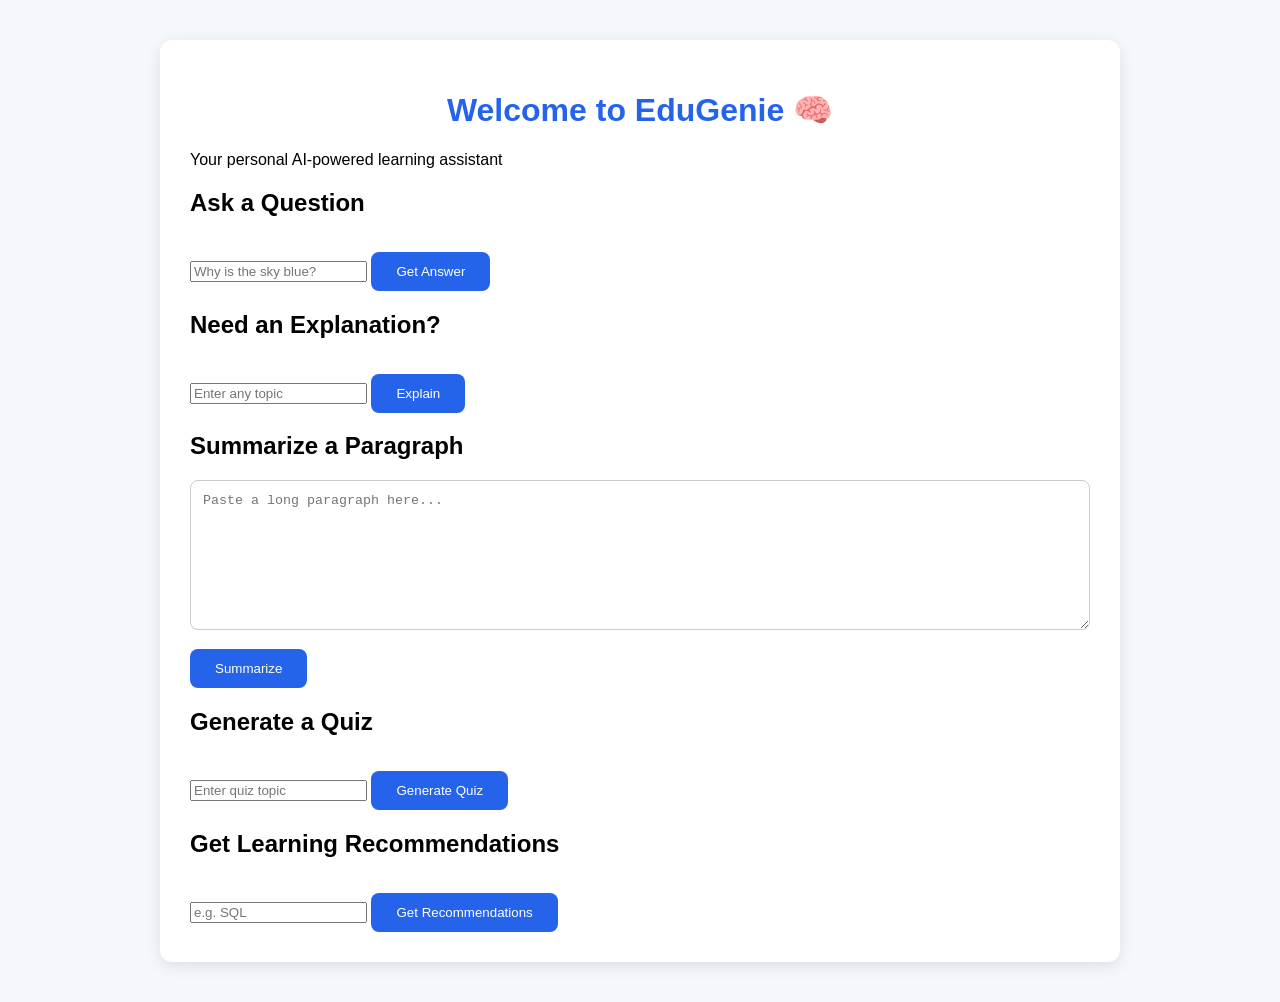
<file: index.html>
<!DOCTYPE html>
<html lang="en">

<head>

    <meta charset="UTF-8">

    <meta name="viewport" content="width=device-width, initial-scale=1.0">

    <title>EduGenie - AI Learning Assistant</title>

    <link rel="stylesheet" href="/static/style.css">

    <style>

        /* Quiz Question */

        .quiz-question {
            margin-bottom: 25px;
            padding: 15px;
            border: 1px solid #ddd;
            border-radius: 10px;
        }


        /* Quiz Options */

        .quiz-option {
            margin: 8px 0;
        }


       .option {
    display: block;
    width: 100%;
    padding: 12px;
    text-align: left;
    cursor: pointer;
    background: white;
    color: black !important;
    border: 1px solid #ccc;
    border-radius: 8px;
    font-size: 15px;
}

        .option:hover {
            background: #f0f0f0;
        }


        /* Quiz Feedback */

        .quiz-feedback {
            margin-top: 10px;
            font-weight: bold;
            font-size: 16px;
        }


        /* Error */

        .quiz-error {
            color: red;
            margin-top: 10px;
        }

    </style>

</head>


<body>

<div class="container">


    <!-- ========================= -->
    <!-- HEADER -->
    <!-- ========================= -->

    <h1>Welcome to EduGenie 🧠</h1>

    <p class="subtitle">
        Your personal AI-powered learning assistant
    </p>



    <!-- ========================= -->
    <!-- ASK QUESTION -->
    <!-- ========================= -->

    <div class="card">

        <h2>Ask a Question</h2>

        <input
            type="text"
            id="question"
            placeholder="Why is the sky blue?"
        >

        <button onclick="askQuestion()">
            Get Answer
        </button>

        <div
            id="answer"
            class="result">
        </div>

    </div>



    <!-- ========================= -->
    <!-- EXPLANATION -->
    <!-- ========================= -->

    <div class="card">

        <h2>Need an Explanation?</h2>

        <input
            type="text"
            id="topic"
            placeholder="Enter any topic"
        >

        <button onclick="getExplanation()">
            Explain
        </button>

        <div
            id="explanation"
            class="result">
        </div>

    </div>



    <!-- ========================= -->
    <!-- SUMMARY -->
    <!-- ========================= -->

    <div class="card">

        <h2>Summarize a Paragraph</h2>

        <textarea
            id="summaryText"
            placeholder="Paste a long paragraph here..."
        ></textarea>

        <button onclick="summarizeText()">
            Summarize
        </button>

        <div
            id="summary"
            class="result">
        </div>

    </div>



    <!-- ========================= -->
    <!-- QUIZ -->
    <!-- ========================= -->

    <div class="card">

        <h2>Generate a Quiz</h2>

        <input
            type="text"
            id="quizTopic"
            placeholder="Enter quiz topic"
        >

        <button onclick="generateQuiz()">
            Generate Quiz
        </button>

        <div
            id="quiz"
            class="result">
        </div>

    </div>



    <!-- ========================= -->
    <!-- LEARNING RECOMMENDATIONS -->
    <!-- ========================= -->

    <div class="card">

        <h2>Get Learning Recommendations</h2>

        <input
            type="text"
            id="learningTopic"
            placeholder="e.g. SQL"
        >

        <button onclick="getLearningPath()">
            Get Recommendations
        </button>

        <div
            id="learningPath"
            class="result">
        </div>

    </div>


</div>



<script>


// =====================================================
// ASK QUESTION
// =====================================================

async function askQuestion() {

    const question =
        document.getElementById("question").value;

    const result =
        document.getElementById("answer");


    if (!question.trim()) {

        result.innerHTML =
            "Please enter a question.";

        return;
    }


    result.innerHTML =
        "Thinking...";


    try {

        const response =
            await fetch("/qa", {

                method: "POST",

                headers: {
                    "Content-Type": "application/json"
                },

                body: JSON.stringify({
                    question: question
                })

            });


        const data =
            await response.json();


        result.innerHTML =
            "<strong>Answer:</strong><br>" +
            (
                data.answer ||
                "No answer received."
            );


    } catch (error) {

        result.innerHTML =
            "Error: " + error;

    }

}



// =====================================================
// EXPLANATION
// =====================================================

async function getExplanation() {

    const topic =
        document.getElementById("topic").value;

    const result =
        document.getElementById("explanation");


    if (!topic.trim()) {

        result.innerHTML =
            "Please enter a topic.";

        return;
    }


    result.innerHTML =
        "Generating explanation...";


    try {

        const response =
            await fetch("/explain", {

                method: "POST",

                headers: {
                    "Content-Type": "application/json"
                },

                body: JSON.stringify({
                    topic: topic
                })

            });


        const data =
            await response.json();


        result.innerHTML =
            "<strong>Explanation:</strong><br>" +
            (
                data.explanation ||
                "No explanation received."
            );


    } catch (error) {

        result.innerHTML =
            "Error: " + error;

    }

}



// =====================================================
// SUMMARY
// =====================================================

async function summarizeText() {

    const text =
        document.getElementById("summaryText").value;

    const result =
        document.getElementById("summary");


    if (!text.trim()) {

        result.innerHTML =
            "Please enter some text.";

        return;
    }


    result.innerHTML =
        "Summarizing...";


    try {

        const response =
            await fetch("/summarize", {

                method: "POST",

                headers: {
                    "Content-Type": "application/json"
                },

                body: JSON.stringify({
                    text: text
                })

            });


        const data =
            await response.json();


        result.innerHTML =
            "<strong>Summary:</strong><br>" +
            (
                data.summary ||
                "No summary received."
            );


    } catch (error) {

        result.innerHTML =
            "Error: " + error;

    }

}



// =====================================================
// GENERATE QUIZ
// =====================================================

async function generateQuiz() {

    const topic =
        document.getElementById("quizTopic").value;

    const result =
        document.getElementById("quiz");


    if (!topic.trim()) {

        result.innerHTML =
            "Please enter a quiz topic.";

        return;
    }


    result.innerHTML =
        "Generating quiz...";


    try {

        const response =
            await fetch("/quiz", {

                method: "POST",

                headers: {
                    "Content-Type": "application/json"
                },

                body: JSON.stringify({
                    topic: topic
                })

            });


        const data =
            await response.json();


        // Check backend error

        if (data.error) {

            result.innerHTML =
                "<strong>Quiz Error:</strong><br>" +
                "<span class='quiz-error'>" +
                data.error +
                "</span>";

            return;
        }


        // Check quiz

        if (!data.quiz ||
            data.quiz.length === 0) {

            result.innerHTML =
                "<strong>Quiz:</strong><br>" +
                "No quiz received.";

            return;
        }


        // Save quiz globally

        window.currentQuiz =
            data.quiz;


        let html =
            "<strong>Quiz:</strong><br><br>";


        // Create questions

        data.quiz.forEach(
            (question, index) => {


                html += `
                    <div class="quiz-question">

                        <p>
                            <b>
                                ${index + 1}.
                                ${question.question}
                            </b>
                        </p>
                `;


                // Create options

                if (
                    question.options &&
                    question.options.length > 0
                ) {


                    question.options.forEach(
                        (option, optionIndex) => {


                            const letter =
                                String.fromCharCode(
                                    65 + optionIndex
                                );


                            html += `
                                <div class="quiz-option">

                                    <button
                                        type="button"
                                        class="option"
                                        onclick="checkAnswer(
                                            ${index},
                                            ${optionIndex}
                                        )"
                                    >

                                        ${letter}.
                                        ${option}

                                    </button>

                                </div>
                            `;

                        }
                    );


                } else {

                    html += `
                        <p class="quiz-error">
                            Options not received.
                        </p>
                    `;

                }


                // Feedback area

                html += `
                        <div
                            id="feedback-${index}"
                            class="quiz-feedback">
                        </div>

                    </div>

                    <hr>
                `;

            }
        );


        result.innerHTML =
            html;


    } catch (error) {

        result.innerHTML =
            "Error: " + error;

    }

}



// =====================================================
// CHECK QUIZ ANSWER
// =====================================================

function checkAnswer(
    questionIndex,
    optionIndex
) {


    // Get question

    const question =
        window.currentQuiz[
            questionIndex
        ];


    // Get selected option

    const selectedOption =
        question.options[
            optionIndex
        ];


    // Get correct answer

    const correctAnswer =
        question.answer;


    // Get feedback element

    const feedback =
        document.getElementById(
            "feedback-" +
            questionIndex
        );


    // Compare answers

    if (

        selectedOption
            .trim()
            .toLowerCase()

        ===

        correctAnswer
            .trim()
            .toLowerCase()

    ) {


        // Correct

        feedback.innerHTML =
            "✅ Correct!";


        feedback.style.color =
            "green";


    } else {


        // Wrong

        feedback.innerHTML =
            "❌ Wrong!<br>" +
            "Correct answer: <strong>" +
            correctAnswer +
            "</strong>";


        feedback.style.color =
            "red";

    }

}



// =====================================================
// LEARNING RECOMMENDATIONS
// =====================================================

async function getLearningPath() {

    const topic =
        document.getElementById(
            "learningTopic"
        ).value;


    const result =
        document.getElementById(
            "learningPath"
        );


    if (!topic.trim()) {

        result.innerHTML =
            "Please enter a learning topic.";

        return;
    }


    result.innerHTML =
        "Creating learning path...";


    try {

        const response =
            await fetch(
                "/learn/recommendations",
                {

                    method: "POST",

                    headers: {
                        "Content-Type":
                            "application/json"
                    },

                    body: JSON.stringify({
                        topic: topic
                    })

                }
            );


        const data =
            await response.json();


        result.innerHTML =
            "<strong>Learning Path:</strong><br>" +

            (
                data.recommendations ||

                data.error ||

                "No recommendations received."
            );


    } catch (error) {

        result.innerHTML =
            "Error: " + error;

    }

}


</script>

</body>

</html>
</file>
<file: static/style.css>
body {
    font-family: Arial, sans-serif;
    background: #f4f7fb;
    margin: 0;
    padding: 0;
}

.container {
    max-width: 900px;
    margin: 40px auto;
    background: white;
    padding: 30px;
    border-radius: 12px;
    box-shadow: 0 4px 15px rgba(0,0,0,0.1);
}

h1 {
    color: #2563eb;
    text-align: center;
}

textarea {
    width: 100%;
    min-height: 150px;
    padding: 12px;
    border: 1px solid #ccc;
    border-radius: 8px;
    box-sizing: border-box;
}

button {
    margin-top: 15px;
    padding: 12px 25px;
    background: #2563eb;
    color: white;
    border: none;
    border-radius: 8px;
    cursor: pointer;
}

button:hover {
    background: #1d4ed8;
}
</file>
